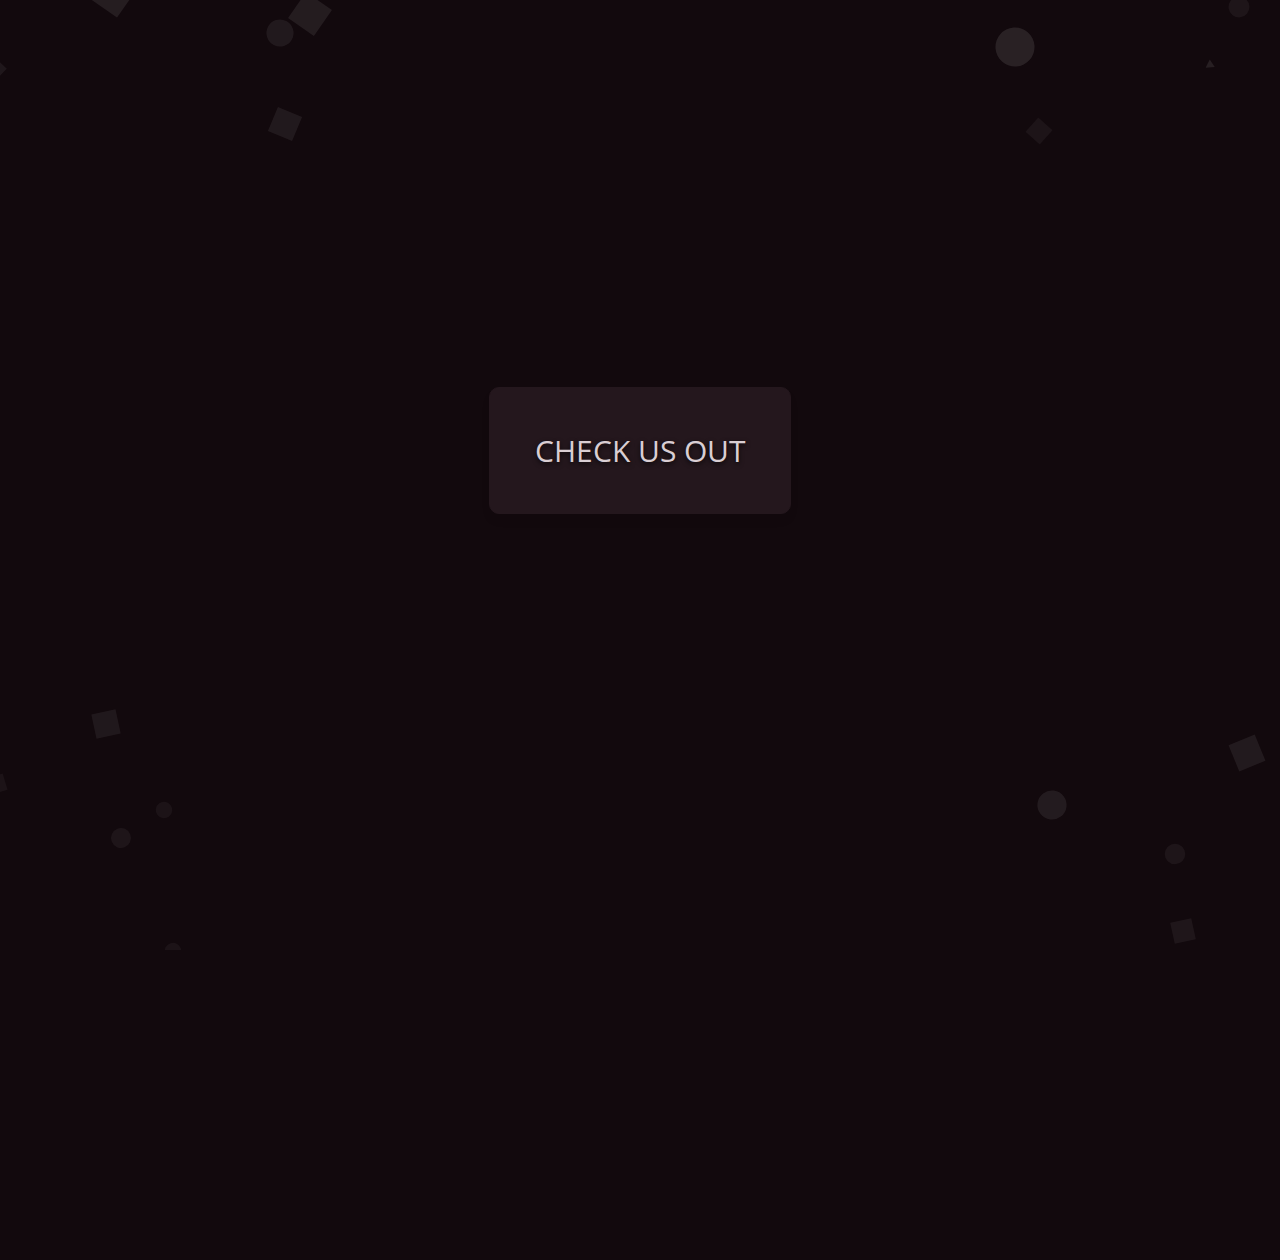
<file: animate/index.html>
<!DOCTYPE html>
<html>
  <head>
    <meta charset="utf-8">
    <title>Lumi. Animate.</title>
    
    <!-- Styles -->
    <link href="https://fonts.googleapis.com/css?family=Open+Sans:300" rel="stylesheet">
    <link href="https://fonts.googleapis.com/css?family=Roboto:100" rel="stylesheet">
    <link href="style/animate.css" rel="stylesheet">
    <link rel="shortcut icon" href="style/favicon.png">
    
    <!-- Scripts -->
    <script src="logic/jShorts2.js" charset="utf-8"></script>
    <script src="logic/animate.js" charset="utf-8"></script>
  </head>
  <body class="canvas">
    <div class="pre-submit">
      <div class="floaties">
        <!-- Floaties here... -->
      </div>
      <div class="intro">
        Check us out
      </div>
      <div class="us-logo">
        Lumi<span>.</span> Nuance<span>.</span>
      </div>
      <div class="subscribe">
        <input type="text" placeholder="email@domain.tld" id="email-fuze"><button id="subscribe-btn" class="disabled">Subscribe</button>
      </div>
    </div>
    <div class="post-submit">
      <div class="thanks">
        Thanks for subscribing <span id="subscription-value"></span>!
      </div>
    </div>
  </body>
</html>
</file>
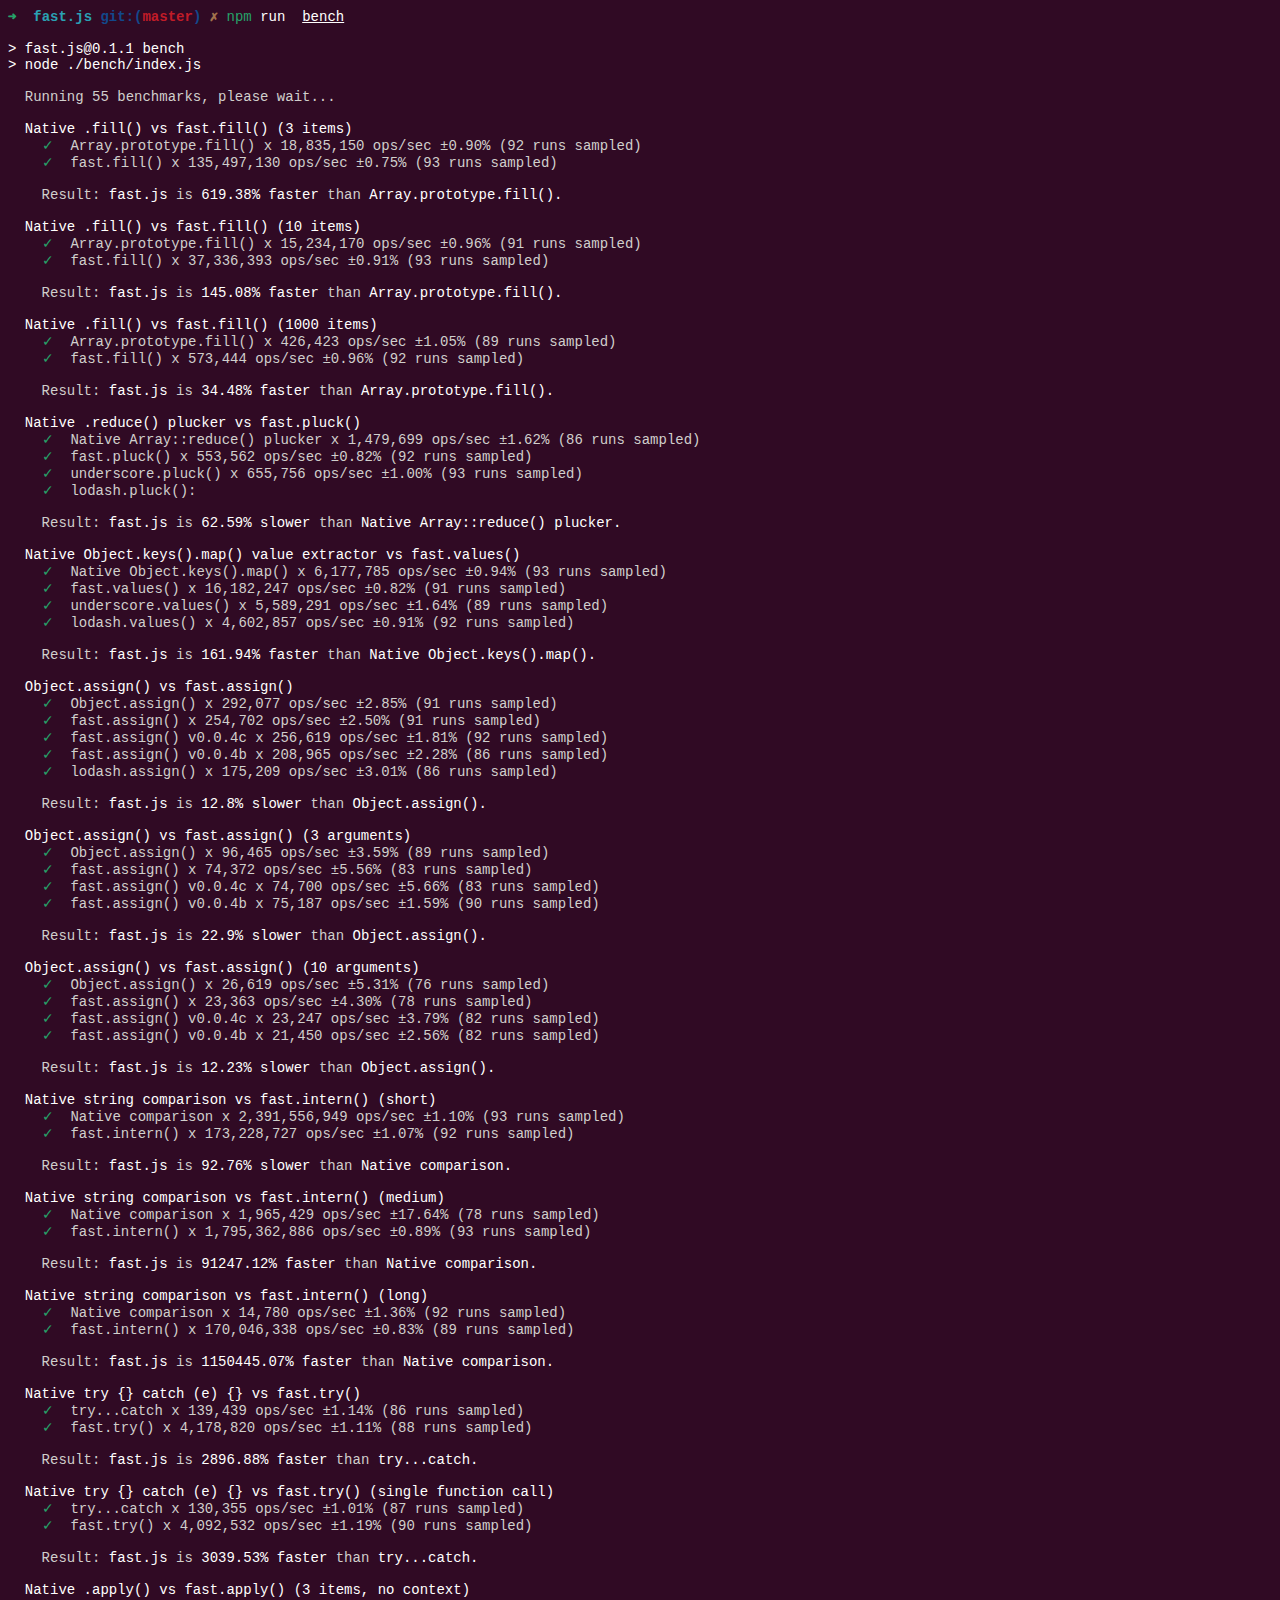
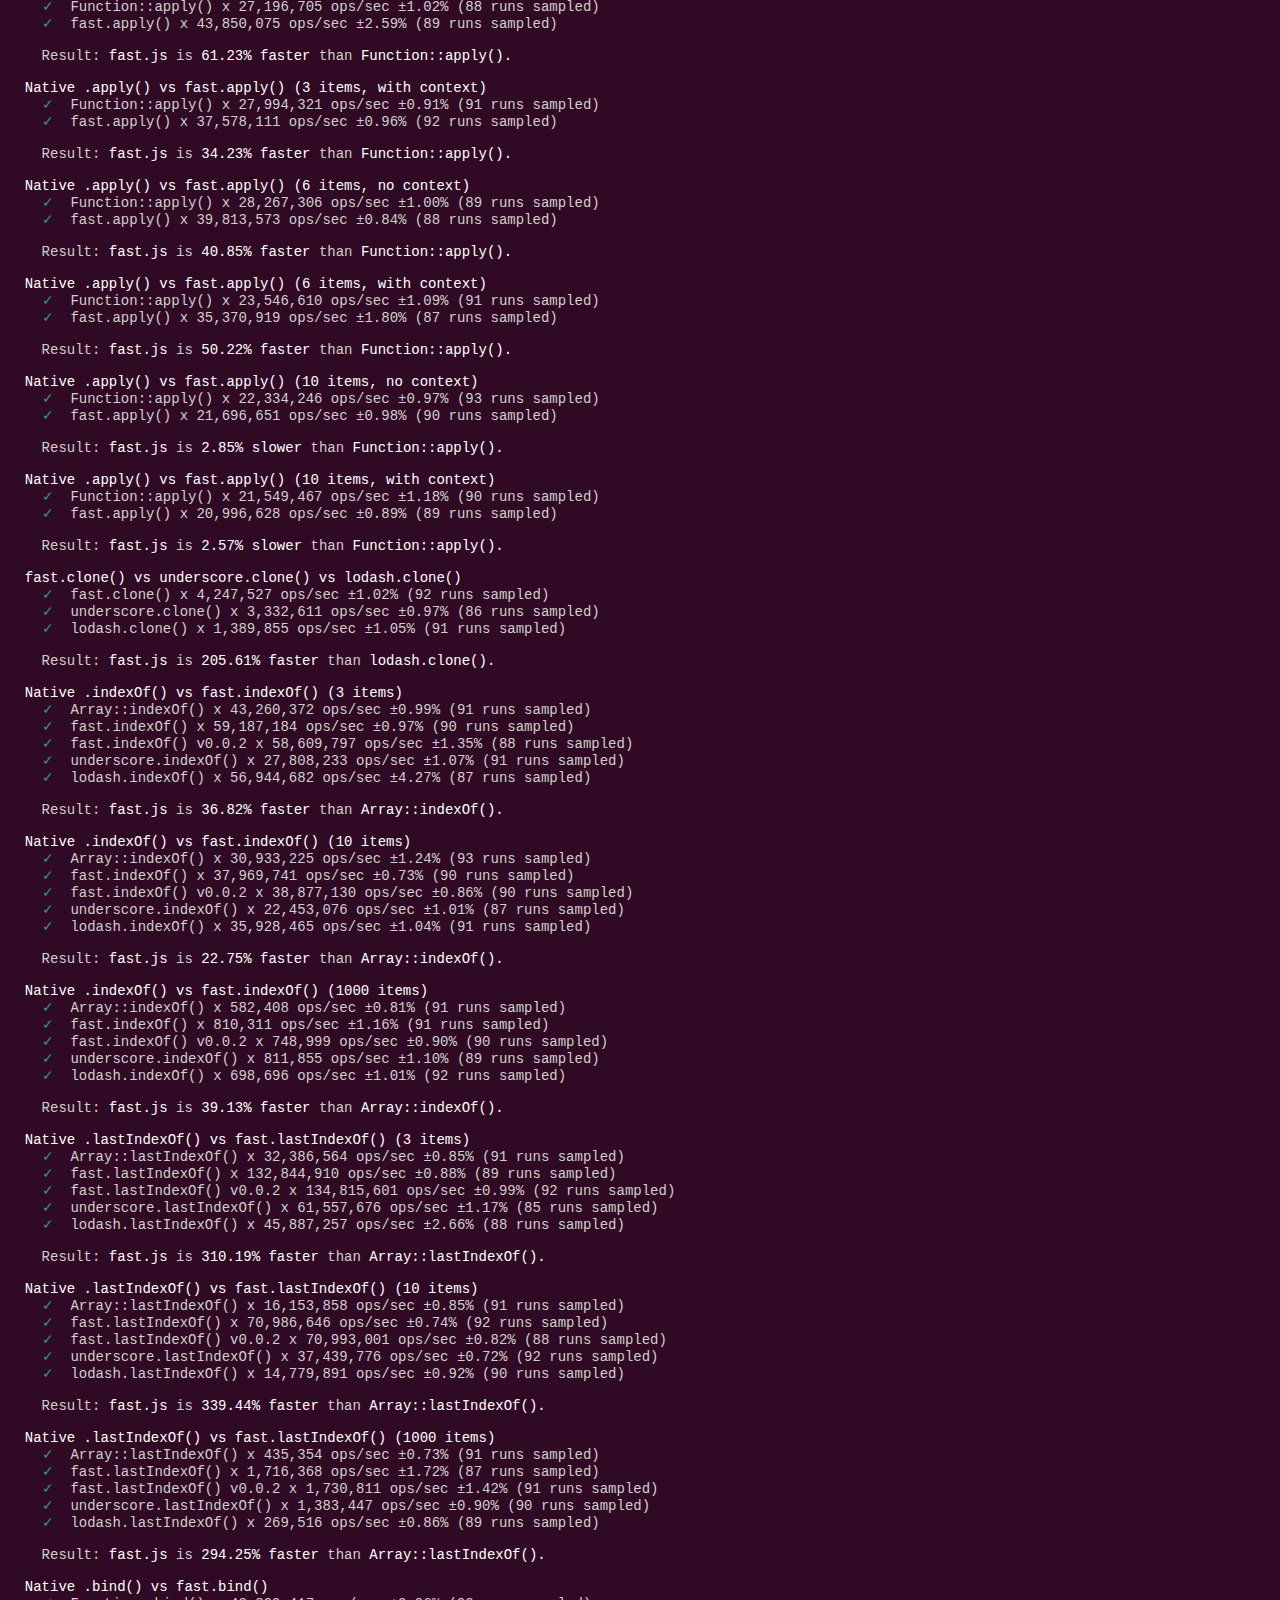
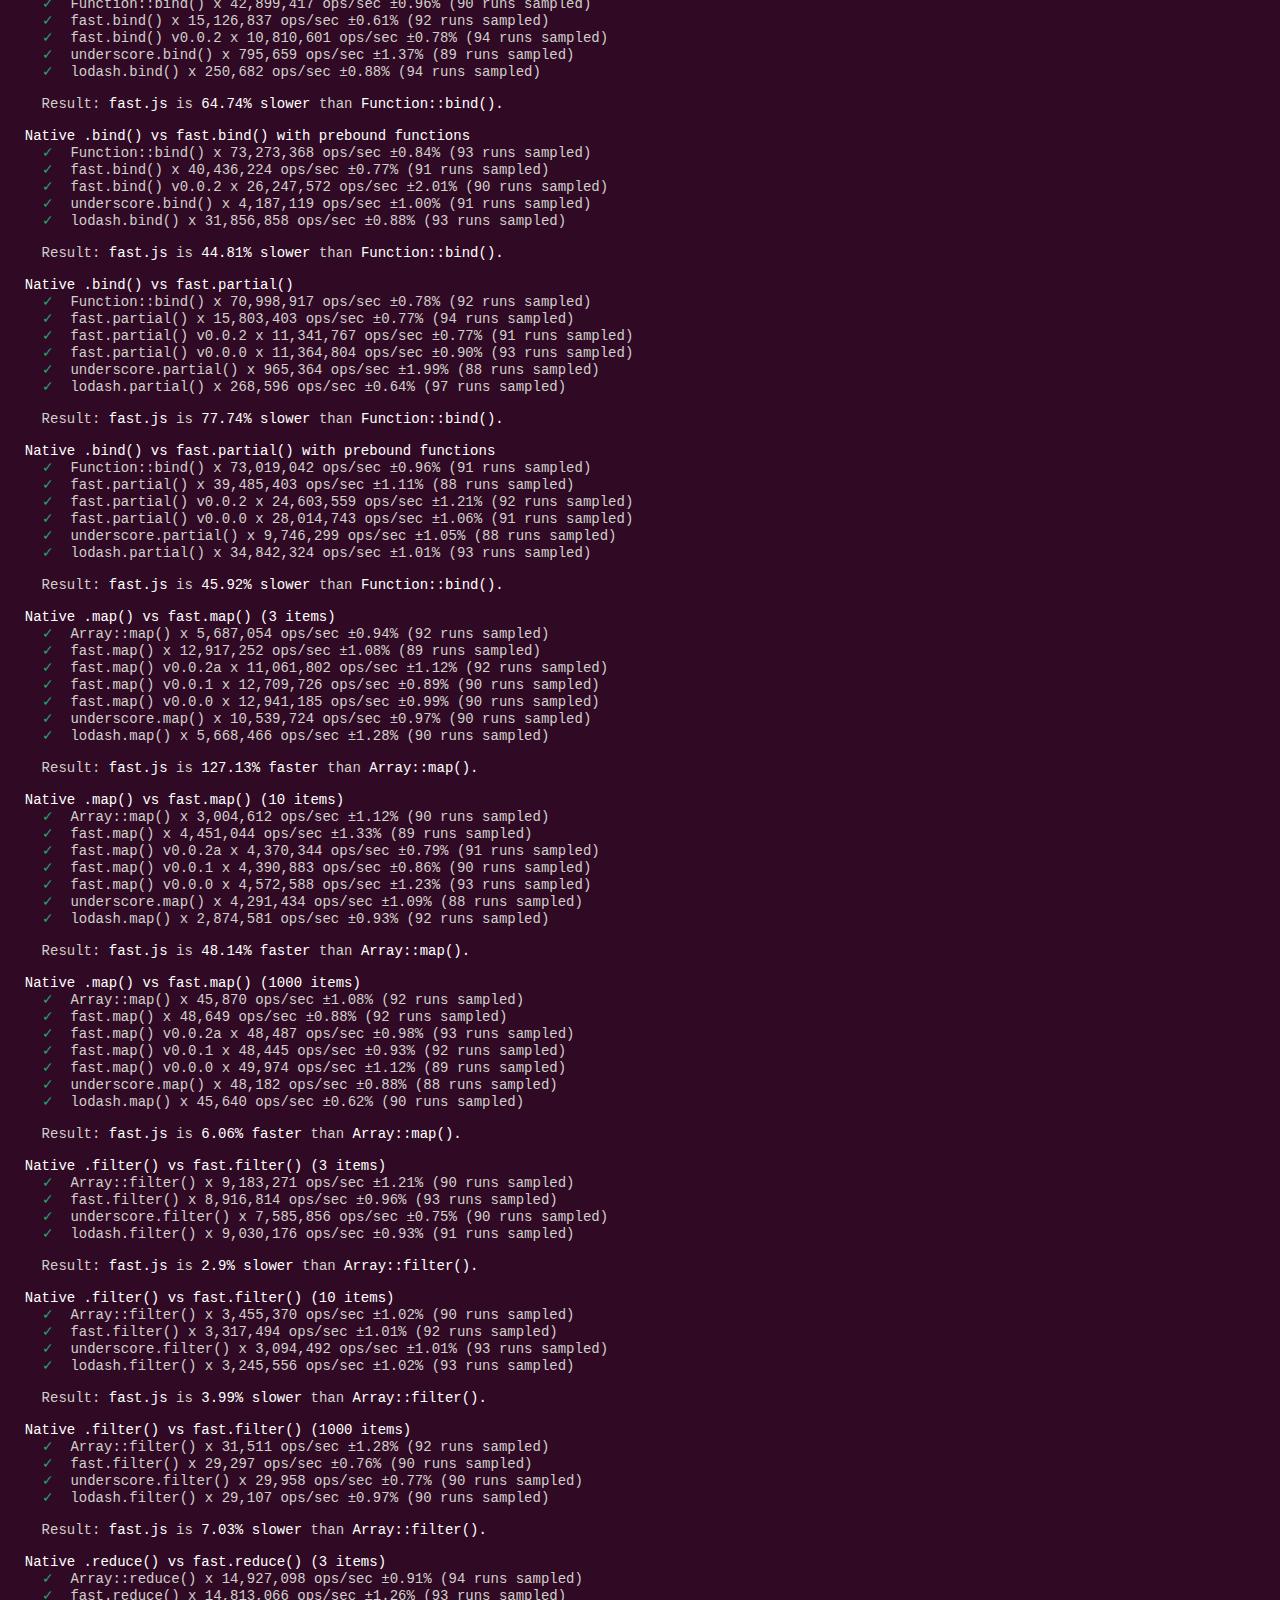
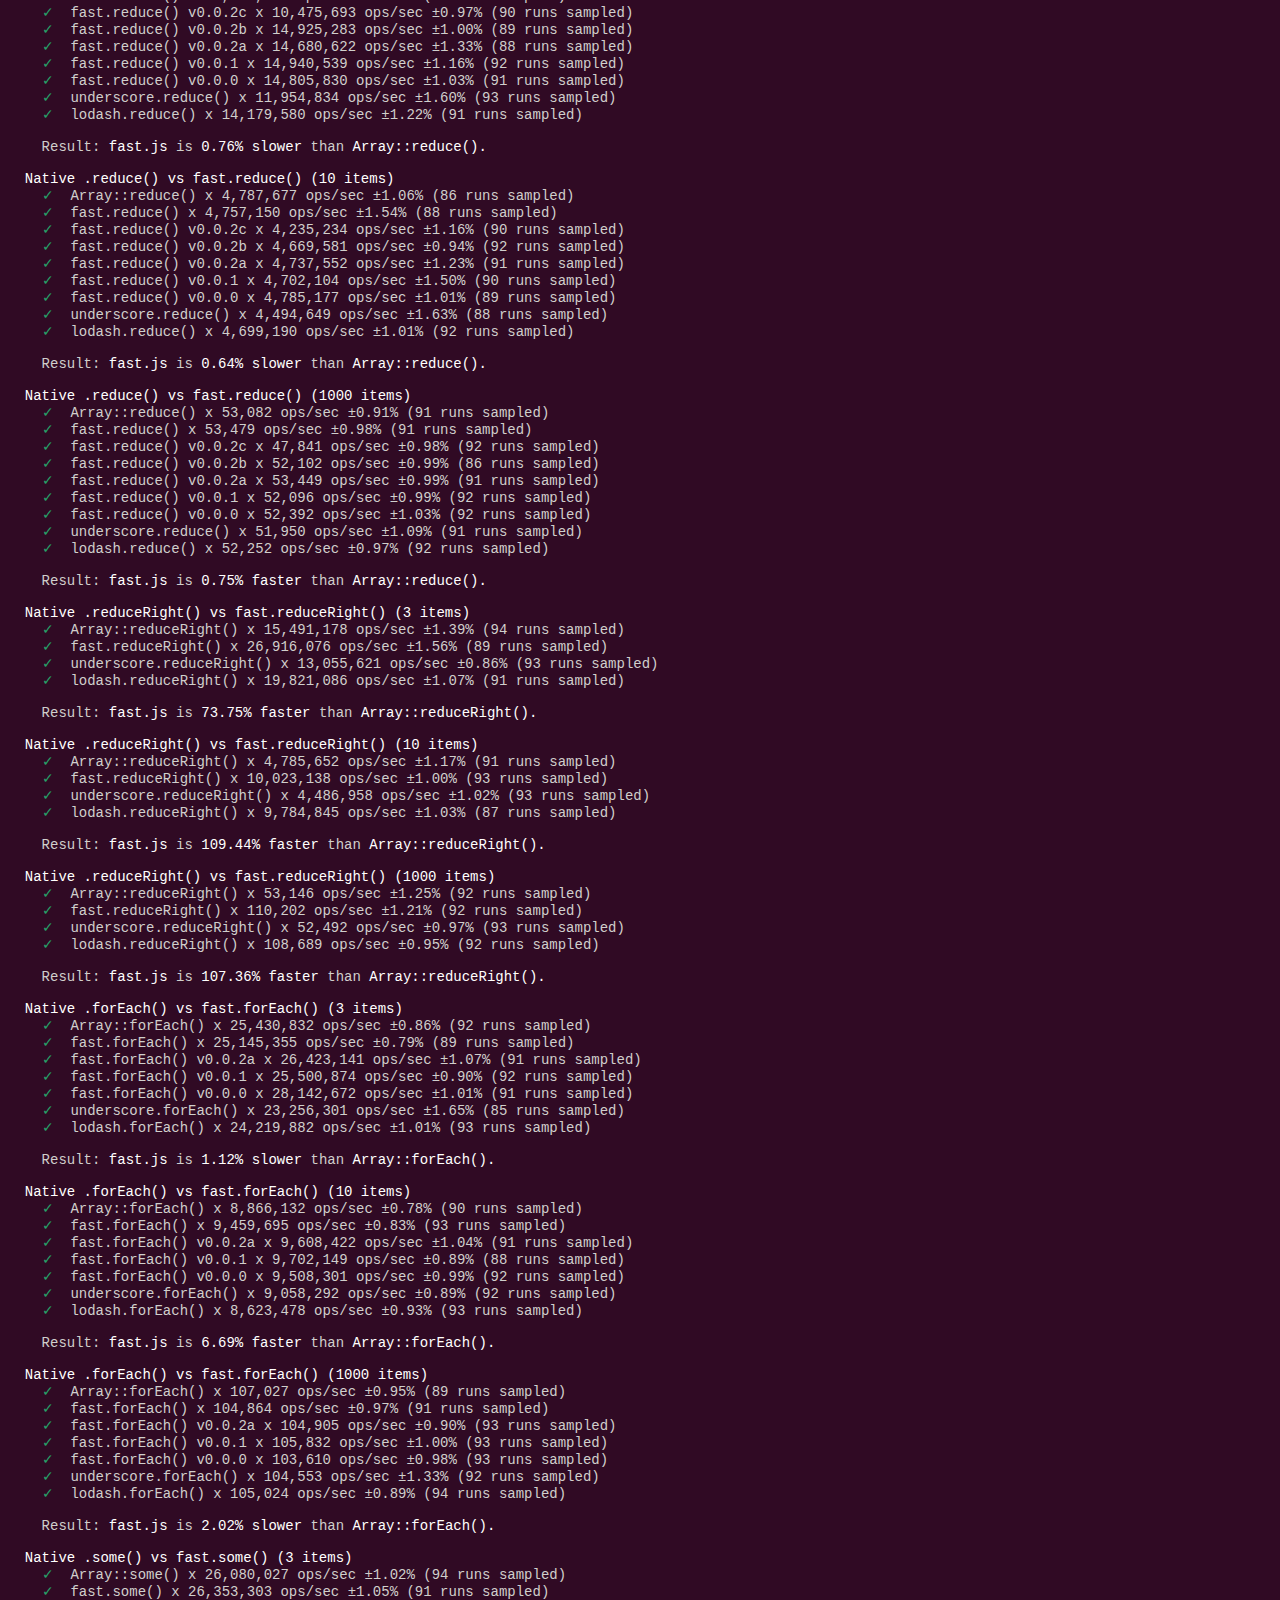
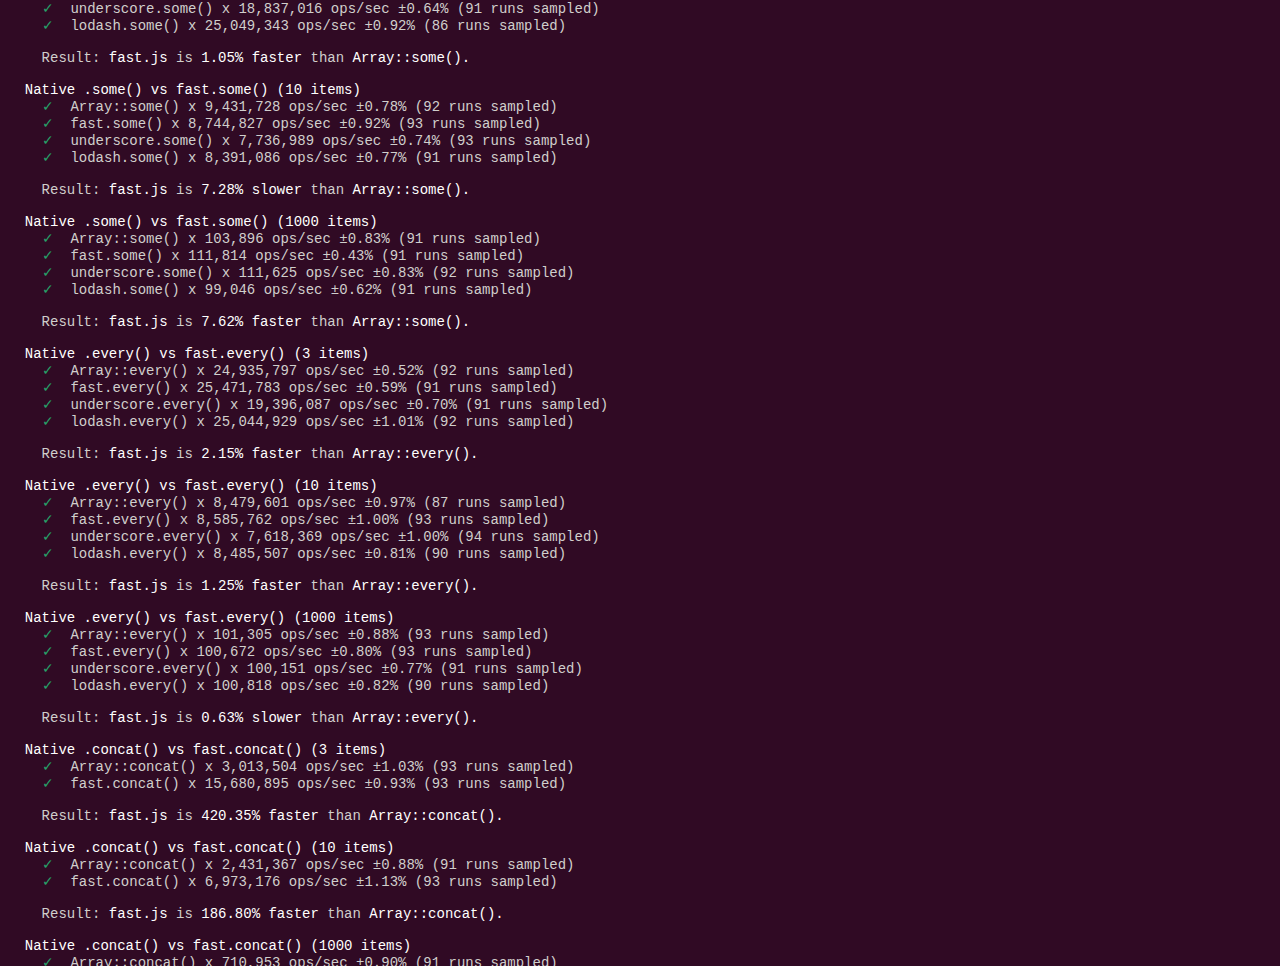
<file: fast-js-bench-node-v15.4.0/index.html>
<html style="background: #300a24; color: #fffffe; font-size: 14px;">
  <body>
 <pre><span style="color: #26A269;"><strong>➜  </strong></span><span style="color: #2AA1B3;"><strong>fast.js</strong></span> <span style="color: #12488B;"><strong>git:(</strong></span><span style="color: #C01C28;"><strong>master</strong></span><span style="color: #12488B;"><strong>) </strong></span><span style="color: #A2734C;"><strong>✗</strong></span> <span style="color: #26A269;">npm</span> run  <u style="text-decoration-style:single">bench</u> 

&gt; fast.js@0.1.1 bench
&gt; node ./bench/index.js

  <span style="color: #D0CFCC;">Running 55 benchmarks, please wait...</span>

  Native .fill() vs fast.fill() (3 items)
    <span style="color: #26A269;">✓</span> <span style="color: #D0CFCC;"> Array.prototype.fill() x 18,835,150 ops/sec ±0.90% (92 runs sampled)</span>
    <span style="color: #26A269;">✓</span> <span style="color: #D0CFCC;"> fast.fill() x 135,497,130 ops/sec ±0.75% (93 runs sampled)</span>

    <span style="color: #D0CFCC;">Result:</span> fast.js <span style="color: #D0CFCC;">is</span> 619.38% faster <span style="color: #D0CFCC;">than</span> Array.prototype.fill().

  Native .fill() vs fast.fill() (10 items)
    <span style="color: #26A269;">✓</span> <span style="color: #D0CFCC;"> Array.prototype.fill() x 15,234,170 ops/sec ±0.96% (91 runs sampled)</span>
    <span style="color: #26A269;">✓</span> <span style="color: #D0CFCC;"> fast.fill() x 37,336,393 ops/sec ±0.91% (93 runs sampled)</span>

    <span style="color: #D0CFCC;">Result:</span> fast.js <span style="color: #D0CFCC;">is</span> 145.08% faster <span style="color: #D0CFCC;">than</span> Array.prototype.fill().

  Native .fill() vs fast.fill() (1000 items)
    <span style="color: #26A269;">✓</span> <span style="color: #D0CFCC;"> Array.prototype.fill() x 426,423 ops/sec ±1.05% (89 runs sampled)</span>
    <span style="color: #26A269;">✓</span> <span style="color: #D0CFCC;"> fast.fill() x 573,444 ops/sec ±0.96% (92 runs sampled)</span>

    <span style="color: #D0CFCC;">Result:</span> fast.js <span style="color: #D0CFCC;">is</span> 34.48% faster <span style="color: #D0CFCC;">than</span> Array.prototype.fill().

  Native .reduce() plucker vs fast.pluck()
    <span style="color: #26A269;">✓</span> <span style="color: #D0CFCC;"> Native Array::reduce() plucker x 1,479,699 ops/sec ±1.62% (86 runs sampled)</span>
    <span style="color: #26A269;">✓</span> <span style="color: #D0CFCC;"> fast.pluck() x 553,562 ops/sec ±0.82% (92 runs sampled)</span>
    <span style="color: #26A269;">✓</span> <span style="color: #D0CFCC;"> underscore.pluck() x 655,756 ops/sec ±1.00% (93 runs sampled)</span>
    <span style="color: #26A269;">✓</span> <span style="color: #D0CFCC;"> lodash.pluck(): </span>

    <span style="color: #D0CFCC;">Result:</span> fast.js <span style="color: #D0CFCC;">is</span> 62.59% slower <span style="color: #D0CFCC;">than</span> Native Array::reduce() plucker.

  Native Object.keys().map() value extractor vs fast.values()
    <span style="color: #26A269;">✓</span> <span style="color: #D0CFCC;"> Native Object.keys().map() x 6,177,785 ops/sec ±0.94% (93 runs sampled)</span>
    <span style="color: #26A269;">✓</span> <span style="color: #D0CFCC;"> fast.values() x 16,182,247 ops/sec ±0.82% (91 runs sampled)</span>
    <span style="color: #26A269;">✓</span> <span style="color: #D0CFCC;"> underscore.values() x 5,589,291 ops/sec ±1.64% (89 runs sampled)</span>
    <span style="color: #26A269;">✓</span> <span style="color: #D0CFCC;"> lodash.values() x 4,602,857 ops/sec ±0.91% (92 runs sampled)</span>

    <span style="color: #D0CFCC;">Result:</span> fast.js <span style="color: #D0CFCC;">is</span> 161.94% faster <span style="color: #D0CFCC;">than</span> Native Object.keys().map().

  Object.assign() vs fast.assign()
    <span style="color: #26A269;">✓</span> <span style="color: #D0CFCC;"> Object.assign() x 292,077 ops/sec ±2.85% (91 runs sampled)</span>
    <span style="color: #26A269;">✓</span> <span style="color: #D0CFCC;"> fast.assign() x 254,702 ops/sec ±2.50% (91 runs sampled)</span>
    <span style="color: #26A269;">✓</span> <span style="color: #D0CFCC;"> fast.assign() v0.0.4c x 256,619 ops/sec ±1.81% (92 runs sampled)</span>
    <span style="color: #26A269;">✓</span> <span style="color: #D0CFCC;"> fast.assign() v0.0.4b x 208,965 ops/sec ±2.28% (86 runs sampled)</span>
    <span style="color: #26A269;">✓</span> <span style="color: #D0CFCC;"> lodash.assign() x 175,209 ops/sec ±3.01% (86 runs sampled)</span>

    <span style="color: #D0CFCC;">Result:</span> fast.js <span style="color: #D0CFCC;">is</span> 12.8% slower <span style="color: #D0CFCC;">than</span> Object.assign().

  Object.assign() vs fast.assign() (3 arguments)
    <span style="color: #26A269;">✓</span> <span style="color: #D0CFCC;"> Object.assign() x 96,465 ops/sec ±3.59% (89 runs sampled)</span>
    <span style="color: #26A269;">✓</span> <span style="color: #D0CFCC;"> fast.assign() x 74,372 ops/sec ±5.56% (83 runs sampled)</span>
    <span style="color: #26A269;">✓</span> <span style="color: #D0CFCC;"> fast.assign() v0.0.4c x 74,700 ops/sec ±5.66% (83 runs sampled)</span>
    <span style="color: #26A269;">✓</span> <span style="color: #D0CFCC;"> fast.assign() v0.0.4b x 75,187 ops/sec ±1.59% (90 runs sampled)</span>

    <span style="color: #D0CFCC;">Result:</span> fast.js <span style="color: #D0CFCC;">is</span> 22.9% slower <span style="color: #D0CFCC;">than</span> Object.assign().

  Object.assign() vs fast.assign() (10 arguments)
    <span style="color: #26A269;">✓</span> <span style="color: #D0CFCC;"> Object.assign() x 26,619 ops/sec ±5.31% (76 runs sampled)</span>
    <span style="color: #26A269;">✓</span> <span style="color: #D0CFCC;"> fast.assign() x 23,363 ops/sec ±4.30% (78 runs sampled)</span>
    <span style="color: #26A269;">✓</span> <span style="color: #D0CFCC;"> fast.assign() v0.0.4c x 23,247 ops/sec ±3.79% (82 runs sampled)</span>
    <span style="color: #26A269;">✓</span> <span style="color: #D0CFCC;"> fast.assign() v0.0.4b x 21,450 ops/sec ±2.56% (82 runs sampled)</span>

    <span style="color: #D0CFCC;">Result:</span> fast.js <span style="color: #D0CFCC;">is</span> 12.23% slower <span style="color: #D0CFCC;">than</span> Object.assign().

  Native string comparison vs fast.intern() (short)
    <span style="color: #26A269;">✓</span> <span style="color: #D0CFCC;"> Native comparison x 2,391,556,949 ops/sec ±1.10% (93 runs sampled)</span>
    <span style="color: #26A269;">✓</span> <span style="color: #D0CFCC;"> fast.intern() x 173,228,727 ops/sec ±1.07% (92 runs sampled)</span>

    <span style="color: #D0CFCC;">Result:</span> fast.js <span style="color: #D0CFCC;">is</span> 92.76% slower <span style="color: #D0CFCC;">than</span> Native comparison.

  Native string comparison vs fast.intern() (medium)
    <span style="color: #26A269;">✓</span> <span style="color: #D0CFCC;"> Native comparison x 1,965,429 ops/sec ±17.64% (78 runs sampled)</span>
    <span style="color: #26A269;">✓</span> <span style="color: #D0CFCC;"> fast.intern() x 1,795,362,886 ops/sec ±0.89% (93 runs sampled)</span>

    <span style="color: #D0CFCC;">Result:</span> fast.js <span style="color: #D0CFCC;">is</span> 91247.12% faster <span style="color: #D0CFCC;">than</span> Native comparison.

  Native string comparison vs fast.intern() (long)
    <span style="color: #26A269;">✓</span> <span style="color: #D0CFCC;"> Native comparison x 14,780 ops/sec ±1.36% (92 runs sampled)</span>
    <span style="color: #26A269;">✓</span> <span style="color: #D0CFCC;"> fast.intern() x 170,046,338 ops/sec ±0.83% (89 runs sampled)</span>

    <span style="color: #D0CFCC;">Result:</span> fast.js <span style="color: #D0CFCC;">is</span> 1150445.07% faster <span style="color: #D0CFCC;">than</span> Native comparison.

  Native try {} catch (e) {} vs fast.try()
    <span style="color: #26A269;">✓</span> <span style="color: #D0CFCC;"> try...catch x 139,439 ops/sec ±1.14% (86 runs sampled)</span>
    <span style="color: #26A269;">✓</span> <span style="color: #D0CFCC;"> fast.try() x 4,178,820 ops/sec ±1.11% (88 runs sampled)</span>

    <span style="color: #D0CFCC;">Result:</span> fast.js <span style="color: #D0CFCC;">is</span> 2896.88% faster <span style="color: #D0CFCC;">than</span> try...catch.

  Native try {} catch (e) {} vs fast.try() (single function call)
    <span style="color: #26A269;">✓</span> <span style="color: #D0CFCC;"> try...catch x 130,355 ops/sec ±1.01% (87 runs sampled)</span>
    <span style="color: #26A269;">✓</span> <span style="color: #D0CFCC;"> fast.try() x 4,092,532 ops/sec ±1.19% (90 runs sampled)</span>

    <span style="color: #D0CFCC;">Result:</span> fast.js <span style="color: #D0CFCC;">is</span> 3039.53% faster <span style="color: #D0CFCC;">than</span> try...catch.

  Native .apply() vs fast.apply() (3 items, no context)
    <span style="color: #26A269;">✓</span> <span style="color: #D0CFCC;"> Function::apply() x 27,196,705 ops/sec ±1.02% (88 runs sampled)</span>
    <span style="color: #26A269;">✓</span> <span style="color: #D0CFCC;"> fast.apply() x 43,850,075 ops/sec ±2.59% (89 runs sampled)</span>

    <span style="color: #D0CFCC;">Result:</span> fast.js <span style="color: #D0CFCC;">is</span> 61.23% faster <span style="color: #D0CFCC;">than</span> Function::apply().

  Native .apply() vs fast.apply() (3 items, with context)
    <span style="color: #26A269;">✓</span> <span style="color: #D0CFCC;"> Function::apply() x 27,994,321 ops/sec ±0.91% (91 runs sampled)</span>
    <span style="color: #26A269;">✓</span> <span style="color: #D0CFCC;"> fast.apply() x 37,578,111 ops/sec ±0.96% (92 runs sampled)</span>

    <span style="color: #D0CFCC;">Result:</span> fast.js <span style="color: #D0CFCC;">is</span> 34.23% faster <span style="color: #D0CFCC;">than</span> Function::apply().

  Native .apply() vs fast.apply() (6 items, no context)
    <span style="color: #26A269;">✓</span> <span style="color: #D0CFCC;"> Function::apply() x 28,267,306 ops/sec ±1.00% (89 runs sampled)</span>
    <span style="color: #26A269;">✓</span> <span style="color: #D0CFCC;"> fast.apply() x 39,813,573 ops/sec ±0.84% (88 runs sampled)</span>

    <span style="color: #D0CFCC;">Result:</span> fast.js <span style="color: #D0CFCC;">is</span> 40.85% faster <span style="color: #D0CFCC;">than</span> Function::apply().

  Native .apply() vs fast.apply() (6 items, with context)
    <span style="color: #26A269;">✓</span> <span style="color: #D0CFCC;"> Function::apply() x 23,546,610 ops/sec ±1.09% (91 runs sampled)</span>
    <span style="color: #26A269;">✓</span> <span style="color: #D0CFCC;"> fast.apply() x 35,370,919 ops/sec ±1.80% (87 runs sampled)</span>

    <span style="color: #D0CFCC;">Result:</span> fast.js <span style="color: #D0CFCC;">is</span> 50.22% faster <span style="color: #D0CFCC;">than</span> Function::apply().

  Native .apply() vs fast.apply() (10 items, no context)
    <span style="color: #26A269;">✓</span> <span style="color: #D0CFCC;"> Function::apply() x 22,334,246 ops/sec ±0.97% (93 runs sampled)</span>
    <span style="color: #26A269;">✓</span> <span style="color: #D0CFCC;"> fast.apply() x 21,696,651 ops/sec ±0.98% (90 runs sampled)</span>

    <span style="color: #D0CFCC;">Result:</span> fast.js <span style="color: #D0CFCC;">is</span> 2.85% slower <span style="color: #D0CFCC;">than</span> Function::apply().

  Native .apply() vs fast.apply() (10 items, with context)
    <span style="color: #26A269;">✓</span> <span style="color: #D0CFCC;"> Function::apply() x 21,549,467 ops/sec ±1.18% (90 runs sampled)</span>
    <span style="color: #26A269;">✓</span> <span style="color: #D0CFCC;"> fast.apply() x 20,996,628 ops/sec ±0.89% (89 runs sampled)</span>

    <span style="color: #D0CFCC;">Result:</span> fast.js <span style="color: #D0CFCC;">is</span> 2.57% slower <span style="color: #D0CFCC;">than</span> Function::apply().

  fast.clone() vs underscore.clone() vs lodash.clone()
    <span style="color: #26A269;">✓</span> <span style="color: #D0CFCC;"> fast.clone() x 4,247,527 ops/sec ±1.02% (92 runs sampled)</span>
    <span style="color: #26A269;">✓</span> <span style="color: #D0CFCC;"> underscore.clone() x 3,332,611 ops/sec ±0.97% (86 runs sampled)</span>
    <span style="color: #26A269;">✓</span> <span style="color: #D0CFCC;"> lodash.clone() x 1,389,855 ops/sec ±1.05% (91 runs sampled)</span>

    <span style="color: #D0CFCC;">Result:</span> fast.js <span style="color: #D0CFCC;">is</span> 205.61% faster <span style="color: #D0CFCC;">than</span> lodash.clone().

  Native .indexOf() vs fast.indexOf() (3 items)
    <span style="color: #26A269;">✓</span> <span style="color: #D0CFCC;"> Array::indexOf() x 43,260,372 ops/sec ±0.99% (91 runs sampled)</span>
    <span style="color: #26A269;">✓</span> <span style="color: #D0CFCC;"> fast.indexOf() x 59,187,184 ops/sec ±0.97% (90 runs sampled)</span>
    <span style="color: #26A269;">✓</span> <span style="color: #D0CFCC;"> fast.indexOf() v0.0.2 x 58,609,797 ops/sec ±1.35% (88 runs sampled)</span>
    <span style="color: #26A269;">✓</span> <span style="color: #D0CFCC;"> underscore.indexOf() x 27,808,233 ops/sec ±1.07% (91 runs sampled)</span>
    <span style="color: #26A269;">✓</span> <span style="color: #D0CFCC;"> lodash.indexOf() x 56,944,682 ops/sec ±4.27% (87 runs sampled)</span>

    <span style="color: #D0CFCC;">Result:</span> fast.js <span style="color: #D0CFCC;">is</span> 36.82% faster <span style="color: #D0CFCC;">than</span> Array::indexOf().

  Native .indexOf() vs fast.indexOf() (10 items)
    <span style="color: #26A269;">✓</span> <span style="color: #D0CFCC;"> Array::indexOf() x 30,933,225 ops/sec ±1.24% (93 runs sampled)</span>
    <span style="color: #26A269;">✓</span> <span style="color: #D0CFCC;"> fast.indexOf() x 37,969,741 ops/sec ±0.73% (90 runs sampled)</span>
    <span style="color: #26A269;">✓</span> <span style="color: #D0CFCC;"> fast.indexOf() v0.0.2 x 38,877,130 ops/sec ±0.86% (90 runs sampled)</span>
    <span style="color: #26A269;">✓</span> <span style="color: #D0CFCC;"> underscore.indexOf() x 22,453,076 ops/sec ±1.01% (87 runs sampled)</span>
    <span style="color: #26A269;">✓</span> <span style="color: #D0CFCC;"> lodash.indexOf() x 35,928,465 ops/sec ±1.04% (91 runs sampled)</span>

    <span style="color: #D0CFCC;">Result:</span> fast.js <span style="color: #D0CFCC;">is</span> 22.75% faster <span style="color: #D0CFCC;">than</span> Array::indexOf().

  Native .indexOf() vs fast.indexOf() (1000 items)
    <span style="color: #26A269;">✓</span> <span style="color: #D0CFCC;"> Array::indexOf() x 582,408 ops/sec ±0.81% (91 runs sampled)</span>
    <span style="color: #26A269;">✓</span> <span style="color: #D0CFCC;"> fast.indexOf() x 810,311 ops/sec ±1.16% (91 runs sampled)</span>
    <span style="color: #26A269;">✓</span> <span style="color: #D0CFCC;"> fast.indexOf() v0.0.2 x 748,999 ops/sec ±0.90% (90 runs sampled)</span>
    <span style="color: #26A269;">✓</span> <span style="color: #D0CFCC;"> underscore.indexOf() x 811,855 ops/sec ±1.10% (89 runs sampled)</span>
    <span style="color: #26A269;">✓</span> <span style="color: #D0CFCC;"> lodash.indexOf() x 698,696 ops/sec ±1.01% (92 runs sampled)</span>

    <span style="color: #D0CFCC;">Result:</span> fast.js <span style="color: #D0CFCC;">is</span> 39.13% faster <span style="color: #D0CFCC;">than</span> Array::indexOf().

  Native .lastIndexOf() vs fast.lastIndexOf() (3 items)
    <span style="color: #26A269;">✓</span> <span style="color: #D0CFCC;"> Array::lastIndexOf() x 32,386,564 ops/sec ±0.85% (91 runs sampled)</span>
    <span style="color: #26A269;">✓</span> <span style="color: #D0CFCC;"> fast.lastIndexOf() x 132,844,910 ops/sec ±0.88% (89 runs sampled)</span>
    <span style="color: #26A269;">✓</span> <span style="color: #D0CFCC;"> fast.lastIndexOf() v0.0.2 x 134,815,601 ops/sec ±0.99% (92 runs sampled)</span>
    <span style="color: #26A269;">✓</span> <span style="color: #D0CFCC;"> underscore.lastIndexOf() x 61,557,676 ops/sec ±1.17% (85 runs sampled)</span>
    <span style="color: #26A269;">✓</span> <span style="color: #D0CFCC;"> lodash.lastIndexOf() x 45,887,257 ops/sec ±2.66% (88 runs sampled)</span>

    <span style="color: #D0CFCC;">Result:</span> fast.js <span style="color: #D0CFCC;">is</span> 310.19% faster <span style="color: #D0CFCC;">than</span> Array::lastIndexOf().

  Native .lastIndexOf() vs fast.lastIndexOf() (10 items)
    <span style="color: #26A269;">✓</span> <span style="color: #D0CFCC;"> Array::lastIndexOf() x 16,153,858 ops/sec ±0.85% (91 runs sampled)</span>
    <span style="color: #26A269;">✓</span> <span style="color: #D0CFCC;"> fast.lastIndexOf() x 70,986,646 ops/sec ±0.74% (92 runs sampled)</span>
    <span style="color: #26A269;">✓</span> <span style="color: #D0CFCC;"> fast.lastIndexOf() v0.0.2 x 70,993,001 ops/sec ±0.82% (88 runs sampled)</span>
    <span style="color: #26A269;">✓</span> <span style="color: #D0CFCC;"> underscore.lastIndexOf() x 37,439,776 ops/sec ±0.72% (92 runs sampled)</span>
    <span style="color: #26A269;">✓</span> <span style="color: #D0CFCC;"> lodash.lastIndexOf() x 14,779,891 ops/sec ±0.92% (90 runs sampled)</span>

    <span style="color: #D0CFCC;">Result:</span> fast.js <span style="color: #D0CFCC;">is</span> 339.44% faster <span style="color: #D0CFCC;">than</span> Array::lastIndexOf().

  Native .lastIndexOf() vs fast.lastIndexOf() (1000 items)
    <span style="color: #26A269;">✓</span> <span style="color: #D0CFCC;"> Array::lastIndexOf() x 435,354 ops/sec ±0.73% (91 runs sampled)</span>
    <span style="color: #26A269;">✓</span> <span style="color: #D0CFCC;"> fast.lastIndexOf() x 1,716,368 ops/sec ±1.72% (87 runs sampled)</span>
    <span style="color: #26A269;">✓</span> <span style="color: #D0CFCC;"> fast.lastIndexOf() v0.0.2 x 1,730,811 ops/sec ±1.42% (91 runs sampled)</span>
    <span style="color: #26A269;">✓</span> <span style="color: #D0CFCC;"> underscore.lastIndexOf() x 1,383,447 ops/sec ±0.90% (90 runs sampled)</span>
    <span style="color: #26A269;">✓</span> <span style="color: #D0CFCC;"> lodash.lastIndexOf() x 269,516 ops/sec ±0.86% (89 runs sampled)</span>

    <span style="color: #D0CFCC;">Result:</span> fast.js <span style="color: #D0CFCC;">is</span> 294.25% faster <span style="color: #D0CFCC;">than</span> Array::lastIndexOf().

  Native .bind() vs fast.bind()
    <span style="color: #26A269;">✓</span> <span style="color: #D0CFCC;"> Function::bind() x 42,899,417 ops/sec ±0.96% (90 runs sampled)</span>
    <span style="color: #26A269;">✓</span> <span style="color: #D0CFCC;"> fast.bind() x 15,126,837 ops/sec ±0.61% (92 runs sampled)</span>
    <span style="color: #26A269;">✓</span> <span style="color: #D0CFCC;"> fast.bind() v0.0.2 x 10,810,601 ops/sec ±0.78% (94 runs sampled)</span>
    <span style="color: #26A269;">✓</span> <span style="color: #D0CFCC;"> underscore.bind() x 795,659 ops/sec ±1.37% (89 runs sampled)</span>
    <span style="color: #26A269;">✓</span> <span style="color: #D0CFCC;"> lodash.bind() x 250,682 ops/sec ±0.88% (94 runs sampled)</span>

    <span style="color: #D0CFCC;">Result:</span> fast.js <span style="color: #D0CFCC;">is</span> 64.74% slower <span style="color: #D0CFCC;">than</span> Function::bind().

  Native .bind() vs fast.bind() with prebound functions
    <span style="color: #26A269;">✓</span> <span style="color: #D0CFCC;"> Function::bind() x 73,273,368 ops/sec ±0.84% (93 runs sampled)</span>
    <span style="color: #26A269;">✓</span> <span style="color: #D0CFCC;"> fast.bind() x 40,436,224 ops/sec ±0.77% (91 runs sampled)</span>
    <span style="color: #26A269;">✓</span> <span style="color: #D0CFCC;"> fast.bind() v0.0.2 x 26,247,572 ops/sec ±2.01% (90 runs sampled)</span>
    <span style="color: #26A269;">✓</span> <span style="color: #D0CFCC;"> underscore.bind() x 4,187,119 ops/sec ±1.00% (91 runs sampled)</span>
    <span style="color: #26A269;">✓</span> <span style="color: #D0CFCC;"> lodash.bind() x 31,856,858 ops/sec ±0.88% (93 runs sampled)</span>

    <span style="color: #D0CFCC;">Result:</span> fast.js <span style="color: #D0CFCC;">is</span> 44.81% slower <span style="color: #D0CFCC;">than</span> Function::bind().

  Native .bind() vs fast.partial()
    <span style="color: #26A269;">✓</span> <span style="color: #D0CFCC;"> Function::bind() x 70,998,917 ops/sec ±0.78% (92 runs sampled)</span>
    <span style="color: #26A269;">✓</span> <span style="color: #D0CFCC;"> fast.partial() x 15,803,403 ops/sec ±0.77% (94 runs sampled)</span>
    <span style="color: #26A269;">✓</span> <span style="color: #D0CFCC;"> fast.partial() v0.0.2 x 11,341,767 ops/sec ±0.77% (91 runs sampled)</span>
    <span style="color: #26A269;">✓</span> <span style="color: #D0CFCC;"> fast.partial() v0.0.0 x 11,364,804 ops/sec ±0.90% (93 runs sampled)</span>
    <span style="color: #26A269;">✓</span> <span style="color: #D0CFCC;"> underscore.partial() x 965,364 ops/sec ±1.99% (88 runs sampled)</span>
    <span style="color: #26A269;">✓</span> <span style="color: #D0CFCC;"> lodash.partial() x 268,596 ops/sec ±0.64% (97 runs sampled)</span>

    <span style="color: #D0CFCC;">Result:</span> fast.js <span style="color: #D0CFCC;">is</span> 77.74% slower <span style="color: #D0CFCC;">than</span> Function::bind().

  Native .bind() vs fast.partial() with prebound functions
    <span style="color: #26A269;">✓</span> <span style="color: #D0CFCC;"> Function::bind() x 73,019,042 ops/sec ±0.96% (91 runs sampled)</span>
    <span style="color: #26A269;">✓</span> <span style="color: #D0CFCC;"> fast.partial() x 39,485,403 ops/sec ±1.11% (88 runs sampled)</span>
    <span style="color: #26A269;">✓</span> <span style="color: #D0CFCC;"> fast.partial() v0.0.2 x 24,603,559 ops/sec ±1.21% (92 runs sampled)</span>
    <span style="color: #26A269;">✓</span> <span style="color: #D0CFCC;"> fast.partial() v0.0.0 x 28,014,743 ops/sec ±1.06% (91 runs sampled)</span>
    <span style="color: #26A269;">✓</span> <span style="color: #D0CFCC;"> underscore.partial() x 9,746,299 ops/sec ±1.05% (88 runs sampled)</span>
    <span style="color: #26A269;">✓</span> <span style="color: #D0CFCC;"> lodash.partial() x 34,842,324 ops/sec ±1.01% (93 runs sampled)</span>

    <span style="color: #D0CFCC;">Result:</span> fast.js <span style="color: #D0CFCC;">is</span> 45.92% slower <span style="color: #D0CFCC;">than</span> Function::bind().

  Native .map() vs fast.map() (3 items)
    <span style="color: #26A269;">✓</span> <span style="color: #D0CFCC;"> Array::map() x 5,687,054 ops/sec ±0.94% (92 runs sampled)</span>
    <span style="color: #26A269;">✓</span> <span style="color: #D0CFCC;"> fast.map() x 12,917,252 ops/sec ±1.08% (89 runs sampled)</span>
    <span style="color: #26A269;">✓</span> <span style="color: #D0CFCC;"> fast.map() v0.0.2a x 11,061,802 ops/sec ±1.12% (92 runs sampled)</span>
    <span style="color: #26A269;">✓</span> <span style="color: #D0CFCC;"> fast.map() v0.0.1 x 12,709,726 ops/sec ±0.89% (90 runs sampled)</span>
    <span style="color: #26A269;">✓</span> <span style="color: #D0CFCC;"> fast.map() v0.0.0 x 12,941,185 ops/sec ±0.99% (90 runs sampled)</span>
    <span style="color: #26A269;">✓</span> <span style="color: #D0CFCC;"> underscore.map() x 10,539,724 ops/sec ±0.97% (90 runs sampled)</span>
    <span style="color: #26A269;">✓</span> <span style="color: #D0CFCC;"> lodash.map() x 5,668,466 ops/sec ±1.28% (90 runs sampled)</span>

    <span style="color: #D0CFCC;">Result:</span> fast.js <span style="color: #D0CFCC;">is</span> 127.13% faster <span style="color: #D0CFCC;">than</span> Array::map().

  Native .map() vs fast.map() (10 items)
    <span style="color: #26A269;">✓</span> <span style="color: #D0CFCC;"> Array::map() x 3,004,612 ops/sec ±1.12% (90 runs sampled)</span>
    <span style="color: #26A269;">✓</span> <span style="color: #D0CFCC;"> fast.map() x 4,451,044 ops/sec ±1.33% (89 runs sampled)</span>
    <span style="color: #26A269;">✓</span> <span style="color: #D0CFCC;"> fast.map() v0.0.2a x 4,370,344 ops/sec ±0.79% (91 runs sampled)</span>
    <span style="color: #26A269;">✓</span> <span style="color: #D0CFCC;"> fast.map() v0.0.1 x 4,390,883 ops/sec ±0.86% (90 runs sampled)</span>
    <span style="color: #26A269;">✓</span> <span style="color: #D0CFCC;"> fast.map() v0.0.0 x 4,572,588 ops/sec ±1.23% (93 runs sampled)</span>
    <span style="color: #26A269;">✓</span> <span style="color: #D0CFCC;"> underscore.map() x 4,291,434 ops/sec ±1.09% (88 runs sampled)</span>
    <span style="color: #26A269;">✓</span> <span style="color: #D0CFCC;"> lodash.map() x 2,874,581 ops/sec ±0.93% (92 runs sampled)</span>

    <span style="color: #D0CFCC;">Result:</span> fast.js <span style="color: #D0CFCC;">is</span> 48.14% faster <span style="color: #D0CFCC;">than</span> Array::map().

  Native .map() vs fast.map() (1000 items)
    <span style="color: #26A269;">✓</span> <span style="color: #D0CFCC;"> Array::map() x 45,870 ops/sec ±1.08% (92 runs sampled)</span>
    <span style="color: #26A269;">✓</span> <span style="color: #D0CFCC;"> fast.map() x 48,649 ops/sec ±0.88% (92 runs sampled)</span>
    <span style="color: #26A269;">✓</span> <span style="color: #D0CFCC;"> fast.map() v0.0.2a x 48,487 ops/sec ±0.98% (93 runs sampled)</span>
    <span style="color: #26A269;">✓</span> <span style="color: #D0CFCC;"> fast.map() v0.0.1 x 48,445 ops/sec ±0.93% (92 runs sampled)</span>
    <span style="color: #26A269;">✓</span> <span style="color: #D0CFCC;"> fast.map() v0.0.0 x 49,974 ops/sec ±1.12% (89 runs sampled)</span>
    <span style="color: #26A269;">✓</span> <span style="color: #D0CFCC;"> underscore.map() x 48,182 ops/sec ±0.88% (88 runs sampled)</span>
    <span style="color: #26A269;">✓</span> <span style="color: #D0CFCC;"> lodash.map() x 45,640 ops/sec ±0.62% (90 runs sampled)</span>

    <span style="color: #D0CFCC;">Result:</span> fast.js <span style="color: #D0CFCC;">is</span> 6.06% faster <span style="color: #D0CFCC;">than</span> Array::map().

  Native .filter() vs fast.filter() (3 items)
    <span style="color: #26A269;">✓</span> <span style="color: #D0CFCC;"> Array::filter() x 9,183,271 ops/sec ±1.21% (90 runs sampled)</span>
    <span style="color: #26A269;">✓</span> <span style="color: #D0CFCC;"> fast.filter() x 8,916,814 ops/sec ±0.96% (93 runs sampled)</span>
    <span style="color: #26A269;">✓</span> <span style="color: #D0CFCC;"> underscore.filter() x 7,585,856 ops/sec ±0.75% (90 runs sampled)</span>
    <span style="color: #26A269;">✓</span> <span style="color: #D0CFCC;"> lodash.filter() x 9,030,176 ops/sec ±0.93% (91 runs sampled)</span>

    <span style="color: #D0CFCC;">Result:</span> fast.js <span style="color: #D0CFCC;">is</span> 2.9% slower <span style="color: #D0CFCC;">than</span> Array::filter().

  Native .filter() vs fast.filter() (10 items)
    <span style="color: #26A269;">✓</span> <span style="color: #D0CFCC;"> Array::filter() x 3,455,370 ops/sec ±1.02% (90 runs sampled)</span>
    <span style="color: #26A269;">✓</span> <span style="color: #D0CFCC;"> fast.filter() x 3,317,494 ops/sec ±1.01% (92 runs sampled)</span>
    <span style="color: #26A269;">✓</span> <span style="color: #D0CFCC;"> underscore.filter() x 3,094,492 ops/sec ±1.01% (93 runs sampled)</span>
    <span style="color: #26A269;">✓</span> <span style="color: #D0CFCC;"> lodash.filter() x 3,245,556 ops/sec ±1.02% (93 runs sampled)</span>

    <span style="color: #D0CFCC;">Result:</span> fast.js <span style="color: #D0CFCC;">is</span> 3.99% slower <span style="color: #D0CFCC;">than</span> Array::filter().

  Native .filter() vs fast.filter() (1000 items)
    <span style="color: #26A269;">✓</span> <span style="color: #D0CFCC;"> Array::filter() x 31,511 ops/sec ±1.28% (92 runs sampled)</span>
    <span style="color: #26A269;">✓</span> <span style="color: #D0CFCC;"> fast.filter() x 29,297 ops/sec ±0.76% (90 runs sampled)</span>
    <span style="color: #26A269;">✓</span> <span style="color: #D0CFCC;"> underscore.filter() x 29,958 ops/sec ±0.77% (90 runs sampled)</span>
    <span style="color: #26A269;">✓</span> <span style="color: #D0CFCC;"> lodash.filter() x 29,107 ops/sec ±0.97% (90 runs sampled)</span>

    <span style="color: #D0CFCC;">Result:</span> fast.js <span style="color: #D0CFCC;">is</span> 7.03% slower <span style="color: #D0CFCC;">than</span> Array::filter().

  Native .reduce() vs fast.reduce() (3 items)
    <span style="color: #26A269;">✓</span> <span style="color: #D0CFCC;"> Array::reduce() x 14,927,098 ops/sec ±0.91% (94 runs sampled)</span>
    <span style="color: #26A269;">✓</span> <span style="color: #D0CFCC;"> fast.reduce() x 14,813,066 ops/sec ±1.26% (93 runs sampled)</span>
    <span style="color: #26A269;">✓</span> <span style="color: #D0CFCC;"> fast.reduce() v0.0.2c x 10,475,693 ops/sec ±0.97% (90 runs sampled)</span>
    <span style="color: #26A269;">✓</span> <span style="color: #D0CFCC;"> fast.reduce() v0.0.2b x 14,925,283 ops/sec ±1.00% (89 runs sampled)</span>
    <span style="color: #26A269;">✓</span> <span style="color: #D0CFCC;"> fast.reduce() v0.0.2a x 14,680,622 ops/sec ±1.33% (88 runs sampled)</span>
    <span style="color: #26A269;">✓</span> <span style="color: #D0CFCC;"> fast.reduce() v0.0.1 x 14,940,539 ops/sec ±1.16% (92 runs sampled)</span>
    <span style="color: #26A269;">✓</span> <span style="color: #D0CFCC;"> fast.reduce() v0.0.0 x 14,805,830 ops/sec ±1.03% (91 runs sampled)</span>
    <span style="color: #26A269;">✓</span> <span style="color: #D0CFCC;"> underscore.reduce() x 11,954,834 ops/sec ±1.60% (93 runs sampled)</span>
    <span style="color: #26A269;">✓</span> <span style="color: #D0CFCC;"> lodash.reduce() x 14,179,580 ops/sec ±1.22% (91 runs sampled)</span>

    <span style="color: #D0CFCC;">Result:</span> fast.js <span style="color: #D0CFCC;">is</span> 0.76% slower <span style="color: #D0CFCC;">than</span> Array::reduce().

  Native .reduce() vs fast.reduce() (10 items)
    <span style="color: #26A269;">✓</span> <span style="color: #D0CFCC;"> Array::reduce() x 4,787,677 ops/sec ±1.06% (86 runs sampled)</span>
    <span style="color: #26A269;">✓</span> <span style="color: #D0CFCC;"> fast.reduce() x 4,757,150 ops/sec ±1.54% (88 runs sampled)</span>
    <span style="color: #26A269;">✓</span> <span style="color: #D0CFCC;"> fast.reduce() v0.0.2c x 4,235,234 ops/sec ±1.16% (90 runs sampled)</span>
    <span style="color: #26A269;">✓</span> <span style="color: #D0CFCC;"> fast.reduce() v0.0.2b x 4,669,581 ops/sec ±0.94% (92 runs sampled)</span>
    <span style="color: #26A269;">✓</span> <span style="color: #D0CFCC;"> fast.reduce() v0.0.2a x 4,737,552 ops/sec ±1.23% (91 runs sampled)</span>
    <span style="color: #26A269;">✓</span> <span style="color: #D0CFCC;"> fast.reduce() v0.0.1 x 4,702,104 ops/sec ±1.50% (90 runs sampled)</span>
    <span style="color: #26A269;">✓</span> <span style="color: #D0CFCC;"> fast.reduce() v0.0.0 x 4,785,177 ops/sec ±1.01% (89 runs sampled)</span>
    <span style="color: #26A269;">✓</span> <span style="color: #D0CFCC;"> underscore.reduce() x 4,494,649 ops/sec ±1.63% (88 runs sampled)</span>
    <span style="color: #26A269;">✓</span> <span style="color: #D0CFCC;"> lodash.reduce() x 4,699,190 ops/sec ±1.01% (92 runs sampled)</span>

    <span style="color: #D0CFCC;">Result:</span> fast.js <span style="color: #D0CFCC;">is</span> 0.64% slower <span style="color: #D0CFCC;">than</span> Array::reduce().

  Native .reduce() vs fast.reduce() (1000 items)
    <span style="color: #26A269;">✓</span> <span style="color: #D0CFCC;"> Array::reduce() x 53,082 ops/sec ±0.91% (91 runs sampled)</span>
    <span style="color: #26A269;">✓</span> <span style="color: #D0CFCC;"> fast.reduce() x 53,479 ops/sec ±0.98% (91 runs sampled)</span>
    <span style="color: #26A269;">✓</span> <span style="color: #D0CFCC;"> fast.reduce() v0.0.2c x 47,841 ops/sec ±0.98% (92 runs sampled)</span>
    <span style="color: #26A269;">✓</span> <span style="color: #D0CFCC;"> fast.reduce() v0.0.2b x 52,102 ops/sec ±0.99% (86 runs sampled)</span>
    <span style="color: #26A269;">✓</span> <span style="color: #D0CFCC;"> fast.reduce() v0.0.2a x 53,449 ops/sec ±0.99% (91 runs sampled)</span>
    <span style="color: #26A269;">✓</span> <span style="color: #D0CFCC;"> fast.reduce() v0.0.1 x 52,096 ops/sec ±0.99% (92 runs sampled)</span>
    <span style="color: #26A269;">✓</span> <span style="color: #D0CFCC;"> fast.reduce() v0.0.0 x 52,392 ops/sec ±1.03% (92 runs sampled)</span>
    <span style="color: #26A269;">✓</span> <span style="color: #D0CFCC;"> underscore.reduce() x 51,950 ops/sec ±1.09% (91 runs sampled)</span>
    <span style="color: #26A269;">✓</span> <span style="color: #D0CFCC;"> lodash.reduce() x 52,252 ops/sec ±0.97% (92 runs sampled)</span>

    <span style="color: #D0CFCC;">Result:</span> fast.js <span style="color: #D0CFCC;">is</span> 0.75% faster <span style="color: #D0CFCC;">than</span> Array::reduce().

  Native .reduceRight() vs fast.reduceRight() (3 items)
    <span style="color: #26A269;">✓</span> <span style="color: #D0CFCC;"> Array::reduceRight() x 15,491,178 ops/sec ±1.39% (94 runs sampled)</span>
    <span style="color: #26A269;">✓</span> <span style="color: #D0CFCC;"> fast.reduceRight() x 26,916,076 ops/sec ±1.56% (89 runs sampled)</span>
    <span style="color: #26A269;">✓</span> <span style="color: #D0CFCC;"> underscore.reduceRight() x 13,055,621 ops/sec ±0.86% (93 runs sampled)</span>
    <span style="color: #26A269;">✓</span> <span style="color: #D0CFCC;"> lodash.reduceRight() x 19,821,086 ops/sec ±1.07% (91 runs sampled)</span>

    <span style="color: #D0CFCC;">Result:</span> fast.js <span style="color: #D0CFCC;">is</span> 73.75% faster <span style="color: #D0CFCC;">than</span> Array::reduceRight().

  Native .reduceRight() vs fast.reduceRight() (10 items)
    <span style="color: #26A269;">✓</span> <span style="color: #D0CFCC;"> Array::reduceRight() x 4,785,652 ops/sec ±1.17% (91 runs sampled)</span>
    <span style="color: #26A269;">✓</span> <span style="color: #D0CFCC;"> fast.reduceRight() x 10,023,138 ops/sec ±1.00% (93 runs sampled)</span>
    <span style="color: #26A269;">✓</span> <span style="color: #D0CFCC;"> underscore.reduceRight() x 4,486,958 ops/sec ±1.02% (93 runs sampled)</span>
    <span style="color: #26A269;">✓</span> <span style="color: #D0CFCC;"> lodash.reduceRight() x 9,784,845 ops/sec ±1.03% (87 runs sampled)</span>

    <span style="color: #D0CFCC;">Result:</span> fast.js <span style="color: #D0CFCC;">is</span> 109.44% faster <span style="color: #D0CFCC;">than</span> Array::reduceRight().

  Native .reduceRight() vs fast.reduceRight() (1000 items)
    <span style="color: #26A269;">✓</span> <span style="color: #D0CFCC;"> Array::reduceRight() x 53,146 ops/sec ±1.25% (92 runs sampled)</span>
    <span style="color: #26A269;">✓</span> <span style="color: #D0CFCC;"> fast.reduceRight() x 110,202 ops/sec ±1.21% (92 runs sampled)</span>
    <span style="color: #26A269;">✓</span> <span style="color: #D0CFCC;"> underscore.reduceRight() x 52,492 ops/sec ±0.97% (93 runs sampled)</span>
    <span style="color: #26A269;">✓</span> <span style="color: #D0CFCC;"> lodash.reduceRight() x 108,689 ops/sec ±0.95% (92 runs sampled)</span>

    <span style="color: #D0CFCC;">Result:</span> fast.js <span style="color: #D0CFCC;">is</span> 107.36% faster <span style="color: #D0CFCC;">than</span> Array::reduceRight().

  Native .forEach() vs fast.forEach() (3 items)
    <span style="color: #26A269;">✓</span> <span style="color: #D0CFCC;"> Array::forEach() x 25,430,832 ops/sec ±0.86% (92 runs sampled)</span>
    <span style="color: #26A269;">✓</span> <span style="color: #D0CFCC;"> fast.forEach() x 25,145,355 ops/sec ±0.79% (89 runs sampled)</span>
    <span style="color: #26A269;">✓</span> <span style="color: #D0CFCC;"> fast.forEach() v0.0.2a x 26,423,141 ops/sec ±1.07% (91 runs sampled)</span>
    <span style="color: #26A269;">✓</span> <span style="color: #D0CFCC;"> fast.forEach() v0.0.1 x 25,500,874 ops/sec ±0.90% (92 runs sampled)</span>
    <span style="color: #26A269;">✓</span> <span style="color: #D0CFCC;"> fast.forEach() v0.0.0 x 28,142,672 ops/sec ±1.01% (91 runs sampled)</span>
    <span style="color: #26A269;">✓</span> <span style="color: #D0CFCC;"> underscore.forEach() x 23,256,301 ops/sec ±1.65% (85 runs sampled)</span>
    <span style="color: #26A269;">✓</span> <span style="color: #D0CFCC;"> lodash.forEach() x 24,219,882 ops/sec ±1.01% (93 runs sampled)</span>

    <span style="color: #D0CFCC;">Result:</span> fast.js <span style="color: #D0CFCC;">is</span> 1.12% slower <span style="color: #D0CFCC;">than</span> Array::forEach().

  Native .forEach() vs fast.forEach() (10 items)
    <span style="color: #26A269;">✓</span> <span style="color: #D0CFCC;"> Array::forEach() x 8,866,132 ops/sec ±0.78% (90 runs sampled)</span>
    <span style="color: #26A269;">✓</span> <span style="color: #D0CFCC;"> fast.forEach() x 9,459,695 ops/sec ±0.83% (93 runs sampled)</span>
    <span style="color: #26A269;">✓</span> <span style="color: #D0CFCC;"> fast.forEach() v0.0.2a x 9,608,422 ops/sec ±1.04% (91 runs sampled)</span>
    <span style="color: #26A269;">✓</span> <span style="color: #D0CFCC;"> fast.forEach() v0.0.1 x 9,702,149 ops/sec ±0.89% (88 runs sampled)</span>
    <span style="color: #26A269;">✓</span> <span style="color: #D0CFCC;"> fast.forEach() v0.0.0 x 9,508,301 ops/sec ±0.99% (92 runs sampled)</span>
    <span style="color: #26A269;">✓</span> <span style="color: #D0CFCC;"> underscore.forEach() x 9,058,292 ops/sec ±0.89% (92 runs sampled)</span>
    <span style="color: #26A269;">✓</span> <span style="color: #D0CFCC;"> lodash.forEach() x 8,623,478 ops/sec ±0.93% (93 runs sampled)</span>

    <span style="color: #D0CFCC;">Result:</span> fast.js <span style="color: #D0CFCC;">is</span> 6.69% faster <span style="color: #D0CFCC;">than</span> Array::forEach().

  Native .forEach() vs fast.forEach() (1000 items)
    <span style="color: #26A269;">✓</span> <span style="color: #D0CFCC;"> Array::forEach() x 107,027 ops/sec ±0.95% (89 runs sampled)</span>
    <span style="color: #26A269;">✓</span> <span style="color: #D0CFCC;"> fast.forEach() x 104,864 ops/sec ±0.97% (91 runs sampled)</span>
    <span style="color: #26A269;">✓</span> <span style="color: #D0CFCC;"> fast.forEach() v0.0.2a x 104,905 ops/sec ±0.90% (93 runs sampled)</span>
    <span style="color: #26A269;">✓</span> <span style="color: #D0CFCC;"> fast.forEach() v0.0.1 x 105,832 ops/sec ±1.00% (93 runs sampled)</span>
    <span style="color: #26A269;">✓</span> <span style="color: #D0CFCC;"> fast.forEach() v0.0.0 x 103,610 ops/sec ±0.98% (93 runs sampled)</span>
    <span style="color: #26A269;">✓</span> <span style="color: #D0CFCC;"> underscore.forEach() x 104,553 ops/sec ±1.33% (92 runs sampled)</span>
    <span style="color: #26A269;">✓</span> <span style="color: #D0CFCC;"> lodash.forEach() x 105,024 ops/sec ±0.89% (94 runs sampled)</span>

    <span style="color: #D0CFCC;">Result:</span> fast.js <span style="color: #D0CFCC;">is</span> 2.02% slower <span style="color: #D0CFCC;">than</span> Array::forEach().

  Native .some() vs fast.some() (3 items)
    <span style="color: #26A269;">✓</span> <span style="color: #D0CFCC;"> Array::some() x 26,080,027 ops/sec ±1.02% (94 runs sampled)</span>
    <span style="color: #26A269;">✓</span> <span style="color: #D0CFCC;"> fast.some() x 26,353,303 ops/sec ±1.05% (91 runs sampled)</span>
    <span style="color: #26A269;">✓</span> <span style="color: #D0CFCC;"> underscore.some() x 18,837,016 ops/sec ±0.64% (91 runs sampled)</span>
    <span style="color: #26A269;">✓</span> <span style="color: #D0CFCC;"> lodash.some() x 25,049,343 ops/sec ±0.92% (86 runs sampled)</span>

    <span style="color: #D0CFCC;">Result:</span> fast.js <span style="color: #D0CFCC;">is</span> 1.05% faster <span style="color: #D0CFCC;">than</span> Array::some().

  Native .some() vs fast.some() (10 items)
    <span style="color: #26A269;">✓</span> <span style="color: #D0CFCC;"> Array::some() x 9,431,728 ops/sec ±0.78% (92 runs sampled)</span>
    <span style="color: #26A269;">✓</span> <span style="color: #D0CFCC;"> fast.some() x 8,744,827 ops/sec ±0.92% (93 runs sampled)</span>
    <span style="color: #26A269;">✓</span> <span style="color: #D0CFCC;"> underscore.some() x 7,736,989 ops/sec ±0.74% (93 runs sampled)</span>
    <span style="color: #26A269;">✓</span> <span style="color: #D0CFCC;"> lodash.some() x 8,391,086 ops/sec ±0.77% (91 runs sampled)</span>

    <span style="color: #D0CFCC;">Result:</span> fast.js <span style="color: #D0CFCC;">is</span> 7.28% slower <span style="color: #D0CFCC;">than</span> Array::some().

  Native .some() vs fast.some() (1000 items)
    <span style="color: #26A269;">✓</span> <span style="color: #D0CFCC;"> Array::some() x 103,896 ops/sec ±0.83% (91 runs sampled)</span>
    <span style="color: #26A269;">✓</span> <span style="color: #D0CFCC;"> fast.some() x 111,814 ops/sec ±0.43% (91 runs sampled)</span>
    <span style="color: #26A269;">✓</span> <span style="color: #D0CFCC;"> underscore.some() x 111,625 ops/sec ±0.83% (92 runs sampled)</span>
    <span style="color: #26A269;">✓</span> <span style="color: #D0CFCC;"> lodash.some() x 99,046 ops/sec ±0.62% (91 runs sampled)</span>

    <span style="color: #D0CFCC;">Result:</span> fast.js <span style="color: #D0CFCC;">is</span> 7.62% faster <span style="color: #D0CFCC;">than</span> Array::some().

  Native .every() vs fast.every() (3 items)
    <span style="color: #26A269;">✓</span> <span style="color: #D0CFCC;"> Array::every() x 24,935,797 ops/sec ±0.52% (92 runs sampled)</span>
    <span style="color: #26A269;">✓</span> <span style="color: #D0CFCC;"> fast.every() x 25,471,783 ops/sec ±0.59% (91 runs sampled)</span>
    <span style="color: #26A269;">✓</span> <span style="color: #D0CFCC;"> underscore.every() x 19,396,087 ops/sec ±0.70% (91 runs sampled)</span>
    <span style="color: #26A269;">✓</span> <span style="color: #D0CFCC;"> lodash.every() x 25,044,929 ops/sec ±1.01% (92 runs sampled)</span>

    <span style="color: #D0CFCC;">Result:</span> fast.js <span style="color: #D0CFCC;">is</span> 2.15% faster <span style="color: #D0CFCC;">than</span> Array::every().

  Native .every() vs fast.every() (10 items)
    <span style="color: #26A269;">✓</span> <span style="color: #D0CFCC;"> Array::every() x 8,479,601 ops/sec ±0.97% (87 runs sampled)</span>
    <span style="color: #26A269;">✓</span> <span style="color: #D0CFCC;"> fast.every() x 8,585,762 ops/sec ±1.00% (93 runs sampled)</span>
    <span style="color: #26A269;">✓</span> <span style="color: #D0CFCC;"> underscore.every() x 7,618,369 ops/sec ±1.00% (94 runs sampled)</span>
    <span style="color: #26A269;">✓</span> <span style="color: #D0CFCC;"> lodash.every() x 8,485,507 ops/sec ±0.81% (90 runs sampled)</span>

    <span style="color: #D0CFCC;">Result:</span> fast.js <span style="color: #D0CFCC;">is</span> 1.25% faster <span style="color: #D0CFCC;">than</span> Array::every().

  Native .every() vs fast.every() (1000 items)
    <span style="color: #26A269;">✓</span> <span style="color: #D0CFCC;"> Array::every() x 101,305 ops/sec ±0.88% (93 runs sampled)</span>
    <span style="color: #26A269;">✓</span> <span style="color: #D0CFCC;"> fast.every() x 100,672 ops/sec ±0.80% (93 runs sampled)</span>
    <span style="color: #26A269;">✓</span> <span style="color: #D0CFCC;"> underscore.every() x 100,151 ops/sec ±0.77% (91 runs sampled)</span>
    <span style="color: #26A269;">✓</span> <span style="color: #D0CFCC;"> lodash.every() x 100,818 ops/sec ±0.82% (90 runs sampled)</span>

    <span style="color: #D0CFCC;">Result:</span> fast.js <span style="color: #D0CFCC;">is</span> 0.63% slower <span style="color: #D0CFCC;">than</span> Array::every().

  Native .concat() vs fast.concat() (3 items)
    <span style="color: #26A269;">✓</span> <span style="color: #D0CFCC;"> Array::concat() x 3,013,504 ops/sec ±1.03% (93 runs sampled)</span>
    <span style="color: #26A269;">✓</span> <span style="color: #D0CFCC;"> fast.concat() x 15,680,895 ops/sec ±0.93% (93 runs sampled)</span>

    <span style="color: #D0CFCC;">Result:</span> fast.js <span style="color: #D0CFCC;">is</span> 420.35% faster <span style="color: #D0CFCC;">than</span> Array::concat().

  Native .concat() vs fast.concat() (10 items)
    <span style="color: #26A269;">✓</span> <span style="color: #D0CFCC;"> Array::concat() x 2,431,367 ops/sec ±0.88% (91 runs sampled)</span>
    <span style="color: #26A269;">✓</span> <span style="color: #D0CFCC;"> fast.concat() x 6,973,176 ops/sec ±1.13% (93 runs sampled)</span>

    <span style="color: #D0CFCC;">Result:</span> fast.js <span style="color: #D0CFCC;">is</span> 186.80% faster <span style="color: #D0CFCC;">than</span> Array::concat().

  Native .concat() vs fast.concat() (1000 items)
    <span style="color: #26A269;">✓</span> <span style="color: #D0CFCC;"> Array::concat() x 710,953 ops/sec ±0.90% (91 runs sampled)</span>
    <span style="color: #26A269;">✓</span> <span style="color: #D0CFCC;"> fast.concat() x 116,874 ops/sec ±0.84% (94 runs sampled)</span>

    <span style="color: #D0CFCC;">Result:</span> fast.js <span style="color: #D0CFCC;">is</span> 83.56% slower <span style="color: #D0CFCC;">than</span> Array::concat().

  Native .concat() vs fast.concat() (1000 items, using apply)
    <span style="color: #26A269;">✓</span> <span style="color: #D0CFCC;"> Array::concat() x 117,383 ops/sec ±0.92% (92 runs sampled)</span>
    <span style="color: #26A269;">✓</span> <span style="color: #D0CFCC;"> fast.concat() x 106,517 ops/sec ±0.95% (92 runs sampled)</span>

    <span style="color: #D0CFCC;">Result:</span> fast.js <span style="color: #D0CFCC;">is</span> 9.26% slower <span style="color: #D0CFCC;">than</span> Array::concat().

  
<span style="color: #D0CFCC;">Finished in 1360 seconds</span>

</pre>
  </body>
</html>
</file>
